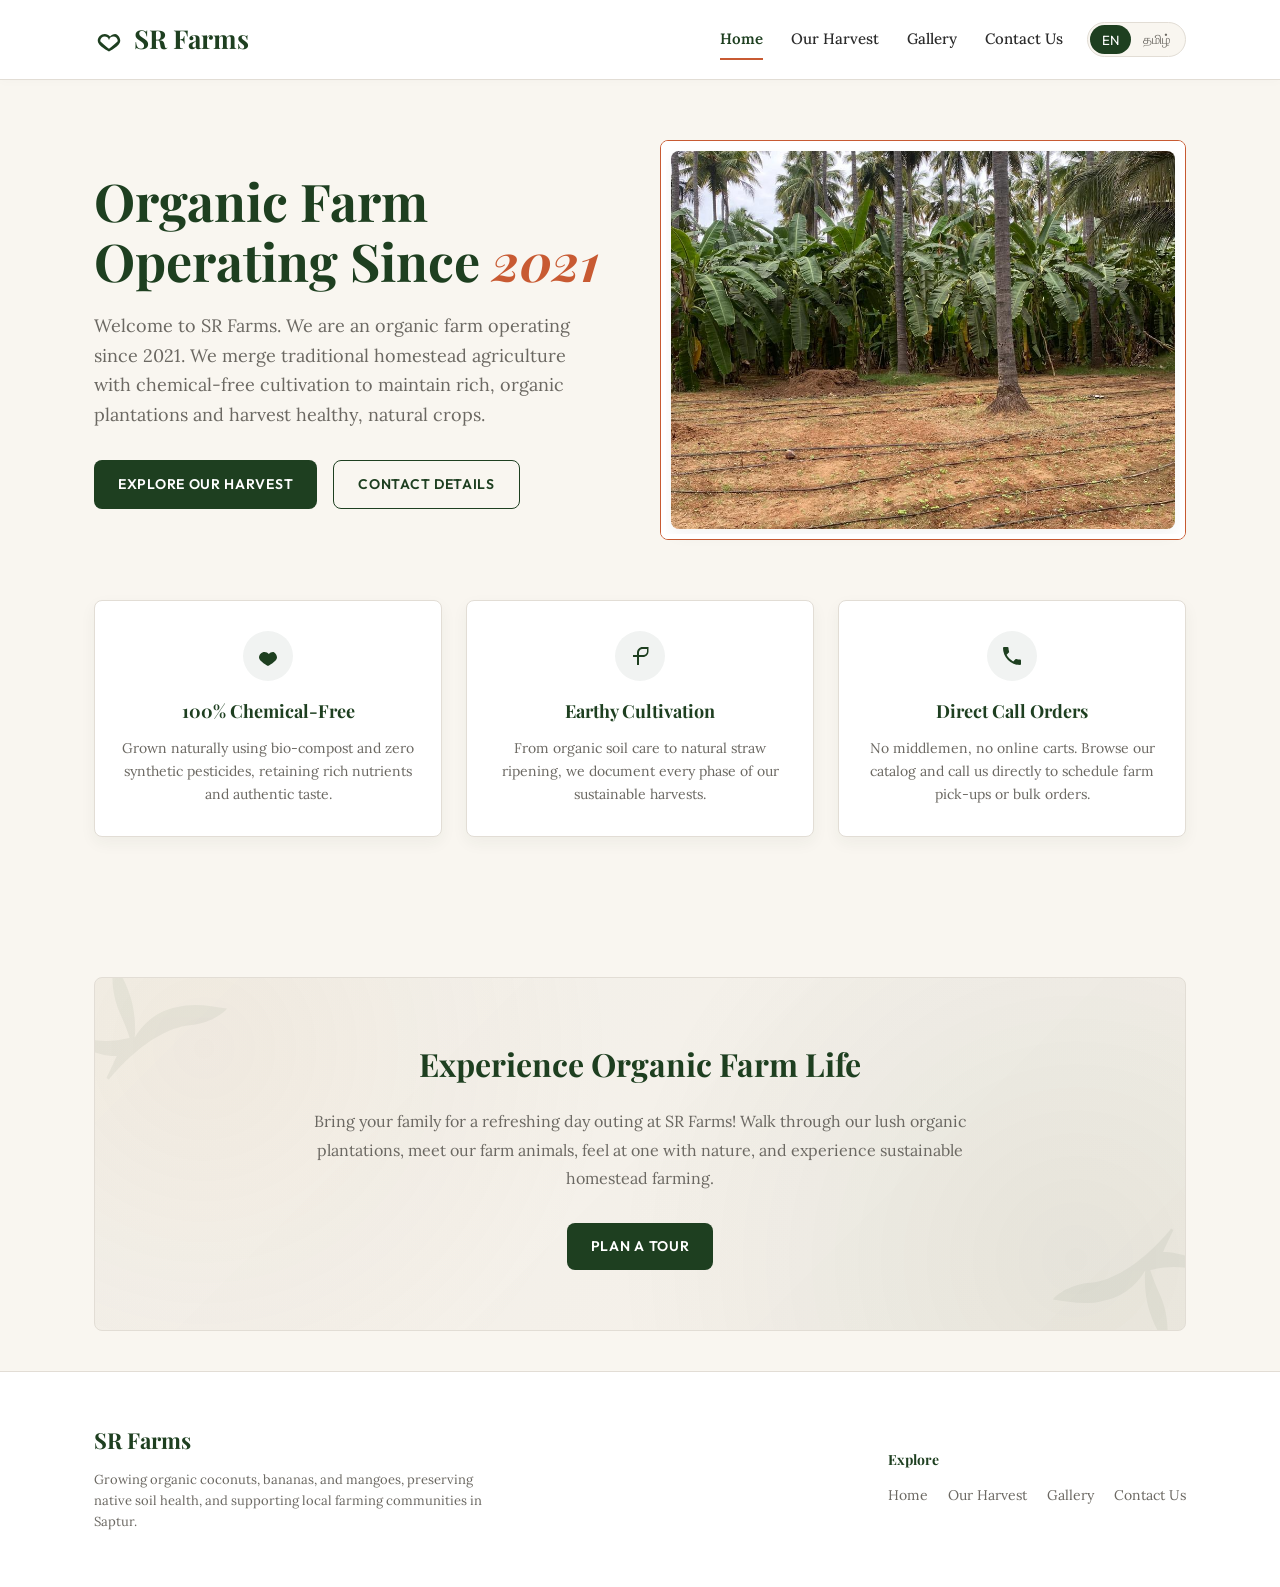
<file: index.html>
<!DOCTYPE html>
<html lang="en">
<head>
    <meta charset="UTF-8">
    <meta name="viewport" content="width=device-width, initial-scale=1.0">
    <title>SR Farms - Home</title>
    <link rel="stylesheet" href="style.css">
</head>
<body class="theme-rustic">

    <!-- Header Navigation -->
    <header>
        <div class="container">
            <a href="index.html" class="logo">
                <svg viewBox="0 0 24 24">
                    <path d="M17,8C15.3,8 13.82,8.76 12.82,9.97C11.82,8.76 10.3,8 8.6,8C5.5,8 3,10.5 3,13.6C3,17.5 12,22 12,22C12,22 21,17.5 21,13.6C21,10.5 18.5,8 17,8M12,19.86C10.29,18.5 5,14.07 5,13.6C5,11.61 6.61,10 8.6,10C10.15,10 11.45,11 11.87,12.5H12.13C12.55,11 13.85,10 15.4,10C17.39,10 19,11.61 19,13.6C19,14.07 13.71,18.5 12,19.86Z"/>
                </svg>
                SR Farms
            </a>
            
            <nav>
                <div class="nav-links">
                    <a href="index.html" class="active" data-key="nav-home">Home</a>
                    <a href="produce.html" data-key="nav-produce">Our Harvest</a>
                    <a href="gallery.html" data-key="nav-gallery">Gallery</a>
                    <a href="contact.html" data-key="nav-contact">Contact Us</a>
                </div>

                <!-- Language Toggle -->
                <div class="lang-toggle">
                    <button class="lang-btn active" data-lang="en">EN</button>
                    <button class="lang-btn" data-lang="ta">தமிழ்</button>
                </div>

                <!-- Mobile Hamburger Menu Button -->
                <button class="hamburger" aria-label="Toggle Navigation">
                    <span></span>
                    <span></span>
                    <span></span>
                </button>
            </nav>
        </div>
    </header>

    <!-- Page Body -->
    <main>
        <section class="hero-home">
            <div class="container">
                <div class="hero-grid">
                    <div class="hero-content">
                        <h1 data-key="hero-title">Organic Farm Operating Since <span>2021</span></h1>
                        <p data-key="hero-subtitle">Welcome to SR Farms. We are an organic farm operating since 2021. We merge traditional homestead agriculture with chemical-free cultivation to maintain rich, organic plantations and harvest healthy, natural crops.</p>
                        <div class="hero-actions">
                            <a href="produce.html" class="btn btn-primary" data-key="hero-cta-explore">Explore Our Harvest</a>
                            <a href="contact.html" class="btn btn-outline" data-key="hero-cta-contact">Contact Details</a>
                        </div>
                    </div>
                    <div class="hero-image-wrap rustic-frame">
                        <img src="pictures/Plantation.jpeg" alt="SR Farms Plantation View">
                    </div>
                </div>

                <!-- Promos -->
                <div class="intro-cards">
                    <div class="intro-card">
                        <div class="intro-icon">
                            <svg viewBox="0 0 24 24">
                                <path d="M17,8C15.3,8 13.82,8.76 12.82,9.97C11.82,8.76 10.3,8 8.6,8C5.5,8 3,10.5 3,13.6C3,17.5 12,22 12,22C12,22 21,17.5 21,13.6C21,10.5 18.5,8 17,8Z"/>
                            </svg>
                        </div>
                        <h3 data-key="promo-organic-title">100% Chemical-Free</h3>
                        <p data-key="promo-organic-desc">Grown naturally using bio-compost and zero synthetic pesticides, retaining rich nutrients and authentic taste.</p>
                    </div>

                    <div class="intro-card">
                        <div class="intro-icon">
                            <svg viewBox="0 0 24 24">
                                <path d="M19,3H14.5C11.5,3 9,5.5 9,8.5V11H5V13H9V21H11V13H15C18,13 20.5,10.5 20.5,7.5V3H19M11,8.5C11,6.6 12.6,5 14.5,5H19V7.5C19,9.4 17.4,11 15.5,11H11V8.5Z"/>
                            </svg>
                        </div>
                        <h3 data-key="promo-timeline-title">Earthy Cultivation</h3>
                        <p data-key="promo-timeline-desc">From organic soil care to natural straw ripening, we document every phase of our sustainable harvests.</p>
                    </div>

                    <div class="intro-card">
                        <div class="intro-icon">
                            <svg viewBox="0 0 24 24">
                                <path d="M6.62,10.79C8.06,13.62 10.38,15.94 13.21,17.38L15.41,15.18C15.69,14.9 16.08,14.82 16.43,14.93C17.55,15.3 18.75,15.5 20,15.5A1,1 0 0,1 21,16.5V20A1,1 0 0,1 20,21A17,17 0 0,1 3,4A1,1 0 0,1 4,3H7.5A1,1 0 0,1 8.5,4C8.5,5.25 8.7,6.45 9.07,7.57C9.18,7.92 9.1,8.31 8.82,8.59L6.62,10.79Z"/>
                            </svg>
                        </div>
                        <h3 data-key="promo-direct-title">Direct Call Orders</h3>
                        <p data-key="promo-direct-desc">No middlemen, no online carts. Browse our catalog and call us directly to schedule farm pick-ups or bulk orders.</p>
                    </div>
                </div>
            </div>
        </section>

        <!-- Farm Tours Section -->
        <section class="container">
            <div class="tours-banner">
                <!-- Background decorative leaves -->
                <div class="tours-bg-leaf leaf-left">
                    <svg viewBox="0 0 100 100" xmlns="http://www.w3.org/2000/svg">
                        <path d="M50 95 C 50 95, 52 50, 75 30 C 85 22, 90 10, 90 5 C 80 10, 68 15, 60 25 C 45 40, 48 60, 48 60 C 48 60, 40 45, 25 35 C 15 28, 5 25, 5 25 C 10 35, 18 45, 30 52 C 40 58, 45 62, 45 62 C 45 62, 35 75, 20 80 C 10 83, 2 85, 2 85 C 8 88, 20 88, 30 85 C 40 82, 45 78, 45 78 C 45 78, 47 88, 48 95 Z" fill="currentColor"/>
                    </svg>
                </div>
                <div class="tours-bg-leaf leaf-right">
                    <svg viewBox="0 0 100 100" xmlns="http://www.w3.org/2000/svg">
                        <path d="M50 95 C 50 95, 52 50, 75 30 C 85 22, 90 10, 90 5 C 80 10, 68 15, 60 25 C 45 40, 48 60, 48 60 C 48 60, 40 45, 25 35 C 15 28, 5 25, 5 25 C 10 35, 18 45, 30 52 C 40 58, 45 62, 45 62 C 45 62, 35 75, 20 80 C 10 83, 2 85, 2 85 C 8 88, 20 88, 30 85 C 40 82, 45 78, 45 78 C 45 78, 47 88, 48 95 Z" fill="currentColor"/>
                    </svg>
                </div>
                <div class="tours-banner-content">
                    <h2 data-key="tour-title">Experience Organic Farm Life</h2>
                    <p data-key="tour-desc">Bring your family for a refreshing day outing at SR Farms! Walk through our lush organic plantations, meet our farm animals, feel at one with nature, and experience sustainable homestead farming.</p>
                    <a href="contact.html" class="btn btn-primary" data-key="tour-cta">Plan a Tour</a>
                </div>
            </div>
        </section>
    </main>

    <!-- Footer -->
    <footer>
        <div class="container">
            <div class="footer-top">
                <div class="footer-brand">
                    <span class="footer-logo">SR Farms</span>
                    <p style="margin-top: 10px; max-width: 400px; font-size: 13px;" data-key="footer-desc">Growing organic coconuts, bananas, and mangoes, preserving native soil health, and supporting local farming communities in Saptur.</p>
                </div>
                <div class="footer-nav-col">
                    <h4 style="color: var(--primary); font-family: var(--heading-font); margin-bottom: 12px;" data-key="footer-head-explore">Explore</h4>
                    <div class="footer-nav">
                        <a href="index.html" data-key="nav-home">Home</a>
                        <a href="produce.html" data-key="nav-produce">Our Harvest</a>
                        <a href="gallery.html" data-key="nav-gallery">Gallery</a>
                        <a href="contact.html" data-key="nav-contact">Contact Us</a>
                    </div>
                </div>
            </div>

        </div>
    </footer>

    <!-- Page Scripts -->
    <script src="script.js"></script>
</body>
</html>
</file>
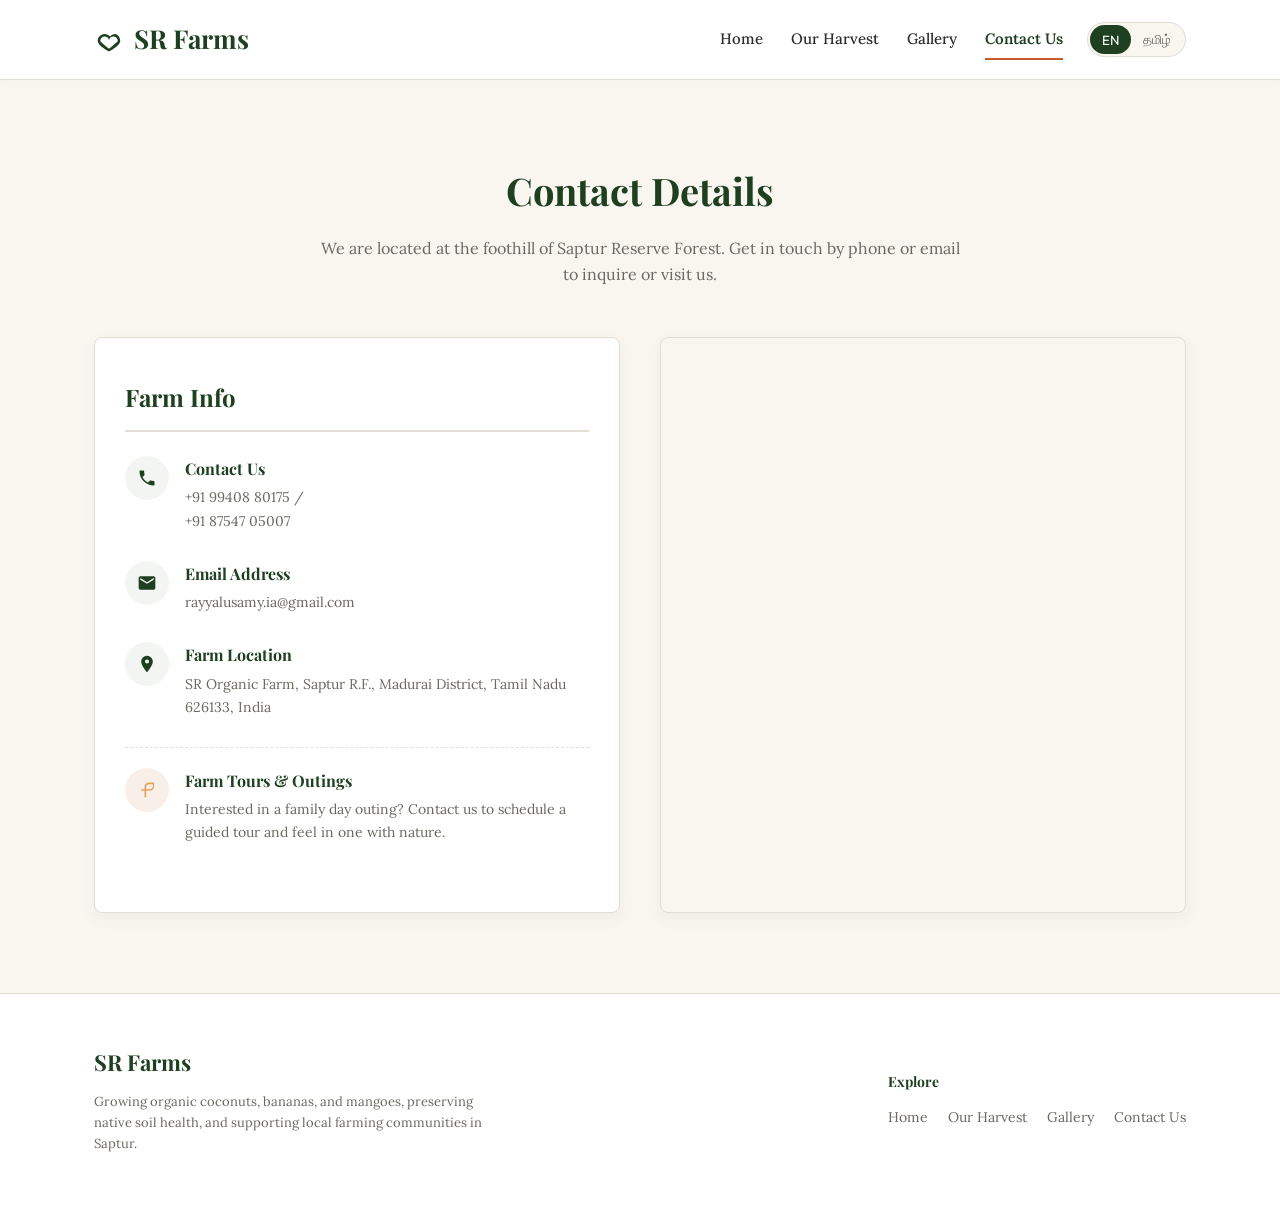
<file: contact.html>
<!DOCTYPE html>
<html lang="en">

<head>
    <meta charset="UTF-8">
    <meta name="viewport" content="width=device-width, initial-scale=1.0">
    <title>SR Farms - Contact Us</title>
    <link rel="stylesheet" href="style.css">
</head>

<body class="theme-rustic">

    <!-- Header Navigation -->
    <header>
        <div class="container">
            <a href="index.html" class="logo">
                <svg viewBox="0 0 24 24">
                    <path
                        d="M17,8C15.3,8 13.82,8.76 12.82,9.97C11.82,8.76 10.3,8 8.6,8C5.5,8 3,10.5 3,13.6C3,17.5 12,22 12,22C12,22 21,17.5 21,13.6C21,10.5 18.5,8 17,8M12,19.86C10.29,18.5 5,14.07 5,13.6C5,11.61 6.61,10 8.6,10C10.15,10 11.45,11 11.87,12.5H12.13C12.55,11 13.85,10 15.4,10C17.39,10 19,11.61 19,13.6C19,14.07 13.71,18.5 12,19.86Z" />
                </svg>
                SR Farms
            </a>

            <nav>
                <div class="nav-links">
                    <a href="index.html" data-key="nav-home">Home</a>
                    <a href="produce.html" data-key="nav-produce">Our Harvest</a>
                    <a href="gallery.html" data-key="nav-gallery">Gallery</a>
                    <a href="contact.html" class="active" data-key="nav-contact">Contact Us</a>
                </div>

                <!-- Language Toggle -->
                <div class="lang-toggle">
                    <button class="lang-btn active" data-lang="en">EN</button>
                    <button class="lang-btn" data-lang="ta">தமிழ்</button>
                </div>

                <!-- Mobile Hamburger Menu Button -->
                <button class="hamburger" aria-label="Toggle Navigation">
                    <span></span>
                    <span></span>
                    <span></span>
                </button>
            </nav>
        </div>
    </header>

    <!-- Page Body -->
    <main>
        <section class="section-padding">
            <div class="container">
                <div class="section-header">
                    <h2 data-key="contact-title">Contact Details</h2>
                    <p data-key="contact-subtitle">We are located at the foothill of Saptur Reserve Forest. Get in touch
                        by phone or email to inquire or visit us.</p>
                </div>

                <div class="contact-grid">
                    <div class="contact-details-box">
                        <h3 data-key="contact-box-title">Farm Info</h3>

                        <!-- Phone -->
                        <div class="contact-item">
                            <div class="contact-icon-box">
                                <svg viewBox="0 0 24 24">
                                    <path
                                        d="M6.62,10.79C8.06,13.62 10.38,15.94 13.21,17.38L15.41,15.18C15.69,14.9 16.08,14.82 16.43,14.93C17.55,15.3 18.75,15.5 20,15.5A1,1 0 0,1 21,16.5V20A1,1 0 0,1 20,21A17,17 0 0,1 3,4A1,1 0 0,1 4,3H7.5A1,1 0 0,1 8.5,4C8.5,5.25 8.7,6.45 9.07,7.57C9.18,7.92 9.1,8.31 8.82,8.59L6.62,10.79Z" />
                                </svg>
                            </div>
                            <div class="contact-info-text">
                                <h4 data-key="nav-contact">Contact Details</h4>
                                <p>
                                    <a href="tel:+919940880175">+91 99408 80175</a> / <br>
                                    <a href="tel:+918754705007">+91 87547 05007</a>
                                </p>
                            </div>
                        </div>

                        <!-- Email -->
                        <div class="contact-item">
                            <div class="contact-icon-box">
                                <svg viewBox="0 0 24 24">
                                    <path
                                        d="M20,4H4C2.89,4 2,4.89 2,6V18A2,2 0 0,0 4,20H20A2,2 0 0,0 22,18V6C22,4.89 21.1,4 20,4M20,8L12,13L4,8V6L12,11L20,6V8Z" />
                                </svg>
                            </div>
                            <div class="contact-info-text">
                                <h4 data-key="contact-email-label">Email Address</h4>
                                <p><a href="mailto:rayyalusamy.ia@gmail.com"
                                        data-key="contact-email-desc">rayyalusamy.ia@gmail.com</a></p>
                            </div>
                        </div>

                        <!-- Address -->
                        <div class="contact-item">
                            <div class="contact-icon-box">
                                <svg viewBox="0 0 24 24">
                                    <path
                                        d="M12,2A7,7 0 0,0 5,9C5,14.25 12,22 12,22C12,22 19,14.25 19,9A7,7 0 0,0 12,2M12,11.5A2.5,2.5 0 0,1 9.5,9A2.5,2.5 0 0,1 12,6.5A2.5,2.5 0 0,1 14.5,9A2.5,2.5 0 0,1 12,11.5Z" />
                                </svg>
                            </div>
                            <div class="contact-info-text">
                                <h4 data-key="contact-address-label">Farm Location</h4>
                                <p data-key="contact-address-desc">SR Organic Farm, Saptur R.F., Madurai District, Tamil Nadu 626133, India</p>
                            </div>
                        </div>

                        <!-- Farm Tours -->
                        <div class="contact-item" style="margin-top: 20px; border-top: 1px dashed rgba(30,63,32,0.15); padding-top: 20px;">
                            <div class="contact-icon-box" style="background-color: rgba(204,153,102,0.15);">
                                <svg viewBox="0 0 24 24" style="fill: var(--accent);">
                                    <path d="M19,3H14.5C11.5,3 9,5.5 9,8.5V11H5V13H9V21H11V13H15C18,13 20.5,10.5 20.5,7.5V3H19M11,8.5C11,6.6 12.6,5 14.5,5H19V7.5C19,9.4 17.4,11 15.5,11H11V8.5Z"/>
                                </svg>
                            </div>
                            <div class="contact-info-text">
                                <h4 data-key="contact-tour-title">Farm Tours & Outings</h4>
                                <p data-key="contact-tour-desc">Interested in a family day outing? Contact us to schedule a guided tour and feel in one with nature.</p>
                            </div>
                        </div>
                    </div>

                    <!-- Maps Side Panel -->
                    <div class="map-wrapper">
                        <iframe
                            src="https://www.google.com/maps/embed?pb=!1m18!1m12!1m3!1d31464.912630767784!2d77.58189885834887!3d9.670570390161474!2m3!1f0!2f0!3f0!3m2!1i1024!2i768!4f13.1!3m3!1m2!1s0x3b06df005a85c35d%3A0xb6fbabbff15beab1!2sSR%20Organic%20farm!5e0!3m2!1sen!2sin!4v1700000000000!5m2!1sen!2sin"
                            allowfullscreen="" loading="lazy"></iframe>
                    </div>
                </div>
            </div>
        </section>
    </main>

    <!-- Footer -->
    <footer>
        <div class="container">
            <div class="footer-top">
                <div class="footer-brand">
                    <span class="footer-logo">SR Farms</span>
                    <p style="margin-top: 10px; max-width: 400px; font-size: 13px;" data-key="footer-desc">Growing organic coconuts, bananas, and mangoes, preserving native soil health, and supporting local farming communities in Saptur.</p>
                </div>
                <div class="footer-nav-col">
                    <h4 style="color: var(--primary); font-family: var(--heading-font); margin-bottom: 12px;"
                        data-key="footer-head-explore">Explore</h4>
                    <div class="footer-nav">
                        <a href="index.html" data-key="nav-home">Home</a>
                        <a href="produce.html" data-key="nav-produce">Our Harvest</a>
                        <a href="gallery.html" data-key="nav-gallery">Gallery</a>
                        <a href="contact.html" data-key="nav-contact">Contact Us</a>
                    </div>
                </div>
            </div>

        </div>
    </footer>

    <!-- Page Scripts -->
    <script src="script.js"></script>
</body>

</html>
</file>
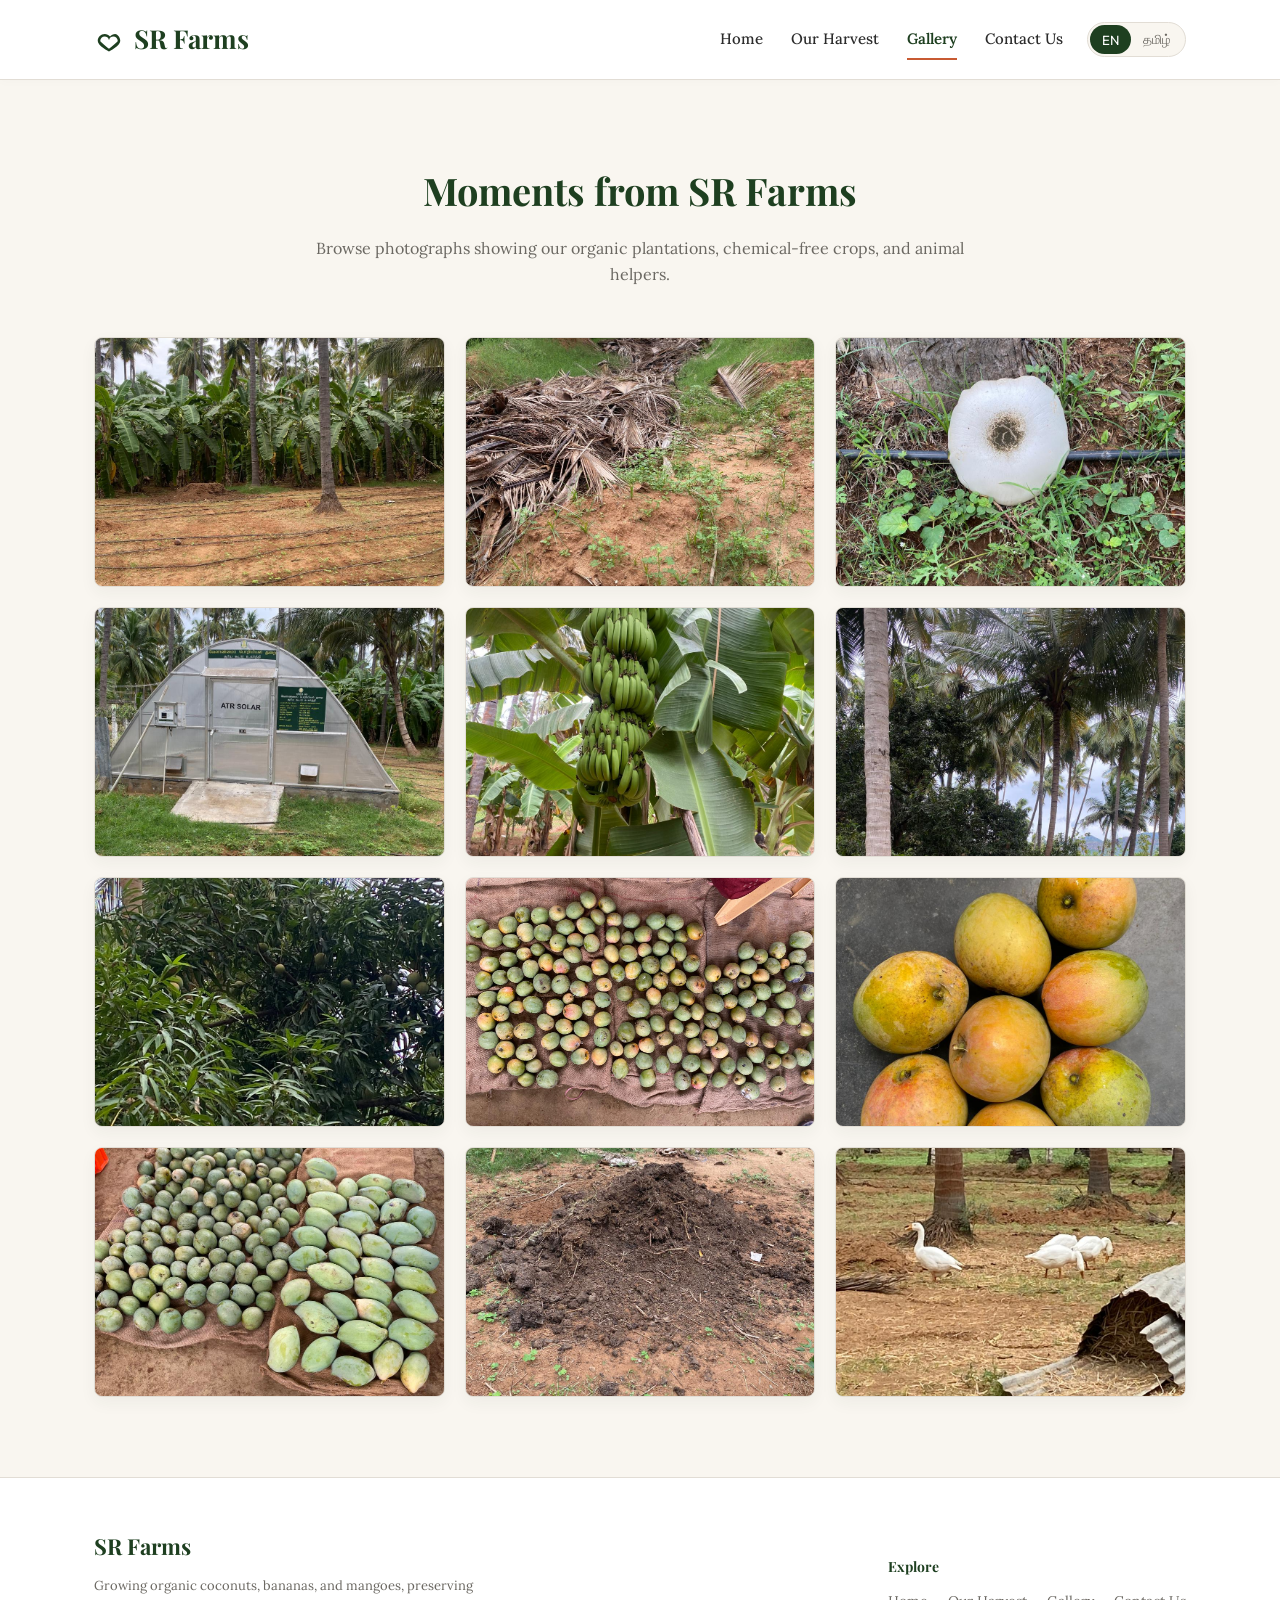
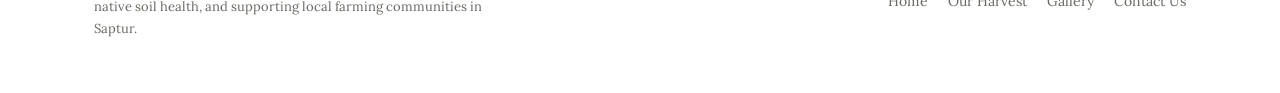
<file: gallery.html>
<!DOCTYPE html>
<html lang="en">
<head>
    <meta charset="UTF-8">
    <meta name="viewport" content="width=device-width, initial-scale=1.0">
    <title>SR Farms - Gallery</title>
    <link rel="stylesheet" href="style.css">
</head>
<body class="theme-rustic">

    <!-- Header Navigation -->
    <header>
        <div class="container">
            <a href="index.html" class="logo">
                <svg viewBox="0 0 24 24">
                    <path d="M17,8C15.3,8 13.82,8.76 12.82,9.97C11.82,8.76 10.3,8 8.6,8C5.5,8 3,10.5 3,13.6C3,17.5 12,22 12,22C12,22 21,17.5 21,13.6C21,10.5 18.5,8 17,8M12,19.86C10.29,18.5 5,14.07 5,13.6C5,11.61 6.61,10 8.6,10C10.15,10 11.45,11 11.87,12.5H12.13C12.55,11 13.85,10 15.4,10C17.39,10 19,11.61 19,13.6C19,14.07 13.71,18.5 12,19.86Z"/>
                </svg>
                SR Farms
            </a>
            
            <nav>
                <div class="nav-links">
                    <a href="index.html" data-key="nav-home">Home</a>
                    <a href="produce.html" data-key="nav-produce">Our Harvest</a>
                    <a href="gallery.html" class="active" data-key="nav-gallery">Gallery</a>
                    <a href="contact.html" data-key="nav-contact">Contact Us</a>
                </div>

                <!-- Language Toggle -->
                <div class="lang-toggle">
                    <button class="lang-btn active" data-lang="en">EN</button>
                    <button class="lang-btn" data-lang="ta">தமிழ்</button>
                </div>

                <!-- Mobile Hamburger Menu Button -->
                <button class="hamburger" aria-label="Toggle Navigation">
                    <span></span>
                    <span></span>
                    <span></span>
                </button>
            </nav>
        </div>
    </header>

    <!-- Page Body -->
    <main>
        <section class="section-padding">
            <div class="container">
                <div class="section-header">
                    <h2 data-key="gallery-title">Moments from SR Farms</h2>
                    <p data-key="gallery-subtitle">Browse photographs showing our mango plantation, organic crops, and animal helpers.</p>
                </div>

                <!-- Grid Directly Without Filters -->
                <div class="gallery-grid">
                    <!-- Photo 1: Plantation -->
                    <div class="gallery-item">
                        <img src="pictures/Plantation.jpeg" alt="SR Farms Plantation View">
                        <div class="gallery-overlay">
                            <h4 data-key="gallery-1-title">SR Farms Plantation</h4>
                            <p data-key="gallery-1-desc">Panoramic view of our sustainable, organic homestead agricultural rows in Saptur.</p>
                        </div>
                    </div>

                    <!-- Photo 2: Coconut1 -->
                    <div class="gallery-item">
                        <img src="pictures/Coconut1.jpeg" alt="Fallen Coconut Fronds Mulch">
                        <div class="gallery-overlay">
                            <h4 data-key="gallery-2-title">Coconut Fronds Mulch</h4>
                            <p data-key="gallery-2-desc">Recycling fallen coconut leaves back into the soil as natural moisture-retaining organic compost.</p>
                        </div>
                    </div>

                    <!-- Photo 3: Coconut2 -->
                    <div class="gallery-item">
                        <img src="pictures/Coconut2.jpeg" alt="Soil Health Indicator Mushrooms" style="object-position: 50% 30%;">
                        <div class="gallery-overlay">
                            <h4 data-key="gallery-3-title">Soil Mushrooms</h4>
                            <p data-key="gallery-3-desc">Wild mushrooms growing naturally, standing as nature's proof of rich, chemical-free soil health.</p>
                        </div>
                    </div>

                    <!-- Photo 4: Coconut3 -->
                    <div class="gallery-item">
                        <img src="pictures/Coconut3.jpeg" alt="Solar Dome Dryer" style="object-position: 50% 35%;">
                        <div class="gallery-overlay">
                            <h4 data-key="gallery-4-title">Solar Dome Dryer</h4>
                            <p data-key="gallery-4-desc">Hygienic copra processing utilizing clean solar tent dryers.</p>
                        </div>
                    </div>

                    <!-- Photo 5: RawBananaTree -->
                    <div class="gallery-item">
                        <img src="pictures/RawBananaTree.jpeg" alt="Organic Banana Tree">
                        <div class="gallery-overlay">
                            <h4 data-key="gallery-5-title">Native Banana Trees</h4>
                            <p data-key="gallery-5-desc">Healthy raw banana bunches hanging from native palms cultivated chemical-free.</p>
                        </div>
                    </div>

                    <!-- Photo 6: Palm-Coconut -->
                    <div class="gallery-item">
                        <img src="pictures/Palm-Coconut.jpeg" alt="Tall Coconut Palms" style="object-position: center top;">
                        <div class="gallery-overlay">
                            <h4 data-key="gallery-6-title">Coconut Palms</h4>
                            <p data-key="gallery-6-desc">Lush, mature coconut palm groves forming the backbone of our homestead.</p>
                        </div>
                    </div>

                    <!-- Photo 7: Mango1 -->
                    <div class="gallery-item">
                        <img src="pictures/Mango1.jpeg" alt="Maturing Mangoes">
                        <div class="gallery-overlay">
                            <h4 data-key="gallery-7-title">Maturing Mangoes</h4>
                            <p data-key="gallery-7-desc">Fresh organic mangoes reaching full maturity on the tree branch.</p>
                        </div>
                    </div>

                    <!-- Photo 8: Mango3 -->
                    <div class="gallery-item">
                        <img src="pictures/Mango3.jpeg" alt="Straw Ripening">
                        <div class="gallery-overlay">
                            <h4 data-key="gallery-8-title">Straw Ripening</h4>
                            <p data-key="gallery-8-desc">Layering mangoes on dry paddy straw for natural chemical-free ripening.</p>
                        </div>
                    </div>

                    <!-- Photo 9: Mango5 -->
                    <div class="gallery-item">
                        <img src="pictures/Mango5.jpeg" alt="Panchavarnam Harvest">
                        <div class="gallery-overlay">
                            <h4 data-key="gallery-9-title">Panchavarnam Harvest</h4>
                            <p data-key="gallery-9-desc">Golden, delicious ripened Panchavarnam mangoes ready for delivery.</p>
                        </div>
                    </div>

                    <!-- Photo 10: KiliMookuMango -->
                    <div class="gallery-item">
                        <img src="pictures/KiliMookuMango.jpeg" alt="Kili Mooku Mangoes">
                        <div class="gallery-overlay">
                            <h4 data-key="gallery-10-title">Kili Mooku Mangoes</h4>
                            <p data-key="gallery-10-desc">Distinctive parrot-beaked local mangoes freshly harvested from our orchard.</p>
                        </div>
                    </div>

                    <!-- Photo 11: Fertilizer -->
                    <div class="gallery-item">
                        <img src="pictures/Fertilizer.jpeg" alt="Organic Soil Nourishment">
                        <div class="gallery-overlay">
                            <h4 data-key="gallery-11-title">Organic Soil Nourishment</h4>
                            <p data-key="gallery-11-desc">Applying rich, homemade organic compost to nourish crop roots.</p>
                        </div>
                    </div>

                    <!-- Photo 12: Ducks -->
                    <div class="gallery-item">
                        <img src="pictures/Ducks.jpeg" alt="Duck Helpers">
                        <div class="gallery-overlay">
                            <h4 data-key="gallery-12-title">Duck Helpers</h4>
                            <p data-key="gallery-12-desc">Ducks roaming free, helping with natural pest control and weeding.</p>
                        </div>
                    </div>
                </div>
            </div>
        </section>
    </main>

    <!-- Footer -->
    <footer>
        <div class="container">
            <div class="footer-top">
                <div class="footer-brand">
                    <span class="footer-logo">SR Farms</span>
                    <p style="margin-top: 10px; max-width: 400px; font-size: 13px;" data-key="footer-desc">Growing organic coconuts, bananas, and mangoes, preserving native soil health, and supporting local farming communities in Saptur.</p>
                </div>
                <div class="footer-nav-col">
                    <h4 style="color: var(--primary); font-family: var(--heading-font); margin-bottom: 12px;" data-key="footer-head-explore">Explore</h4>
                    <div class="footer-nav">
                        <a href="index.html" data-key="nav-home">Home</a>
                        <a href="produce.html" data-key="nav-produce">Our Harvest</a>
                        <a href="gallery.html" data-key="nav-gallery">Gallery</a>
                        <a href="contact.html" data-key="nav-contact">Contact Us</a>
                    </div>
                </div>
            </div>

        </div>
    </footer>

    <!-- Fullscreen Lightbox Modal for Gallery Media -->
    <div id="lightbox" class="lightbox">
        <div class="lightbox-content">
            <button class="lightbox-close" aria-label="Close Lightbox">&times;</button>
            <div class="lightbox-view"></div>
            <div class="lightbox-caption"></div>
        </div>
    </div>

    <!-- Page Scripts -->
    <script src="script.js"></script>
</body>
</html>
</file>
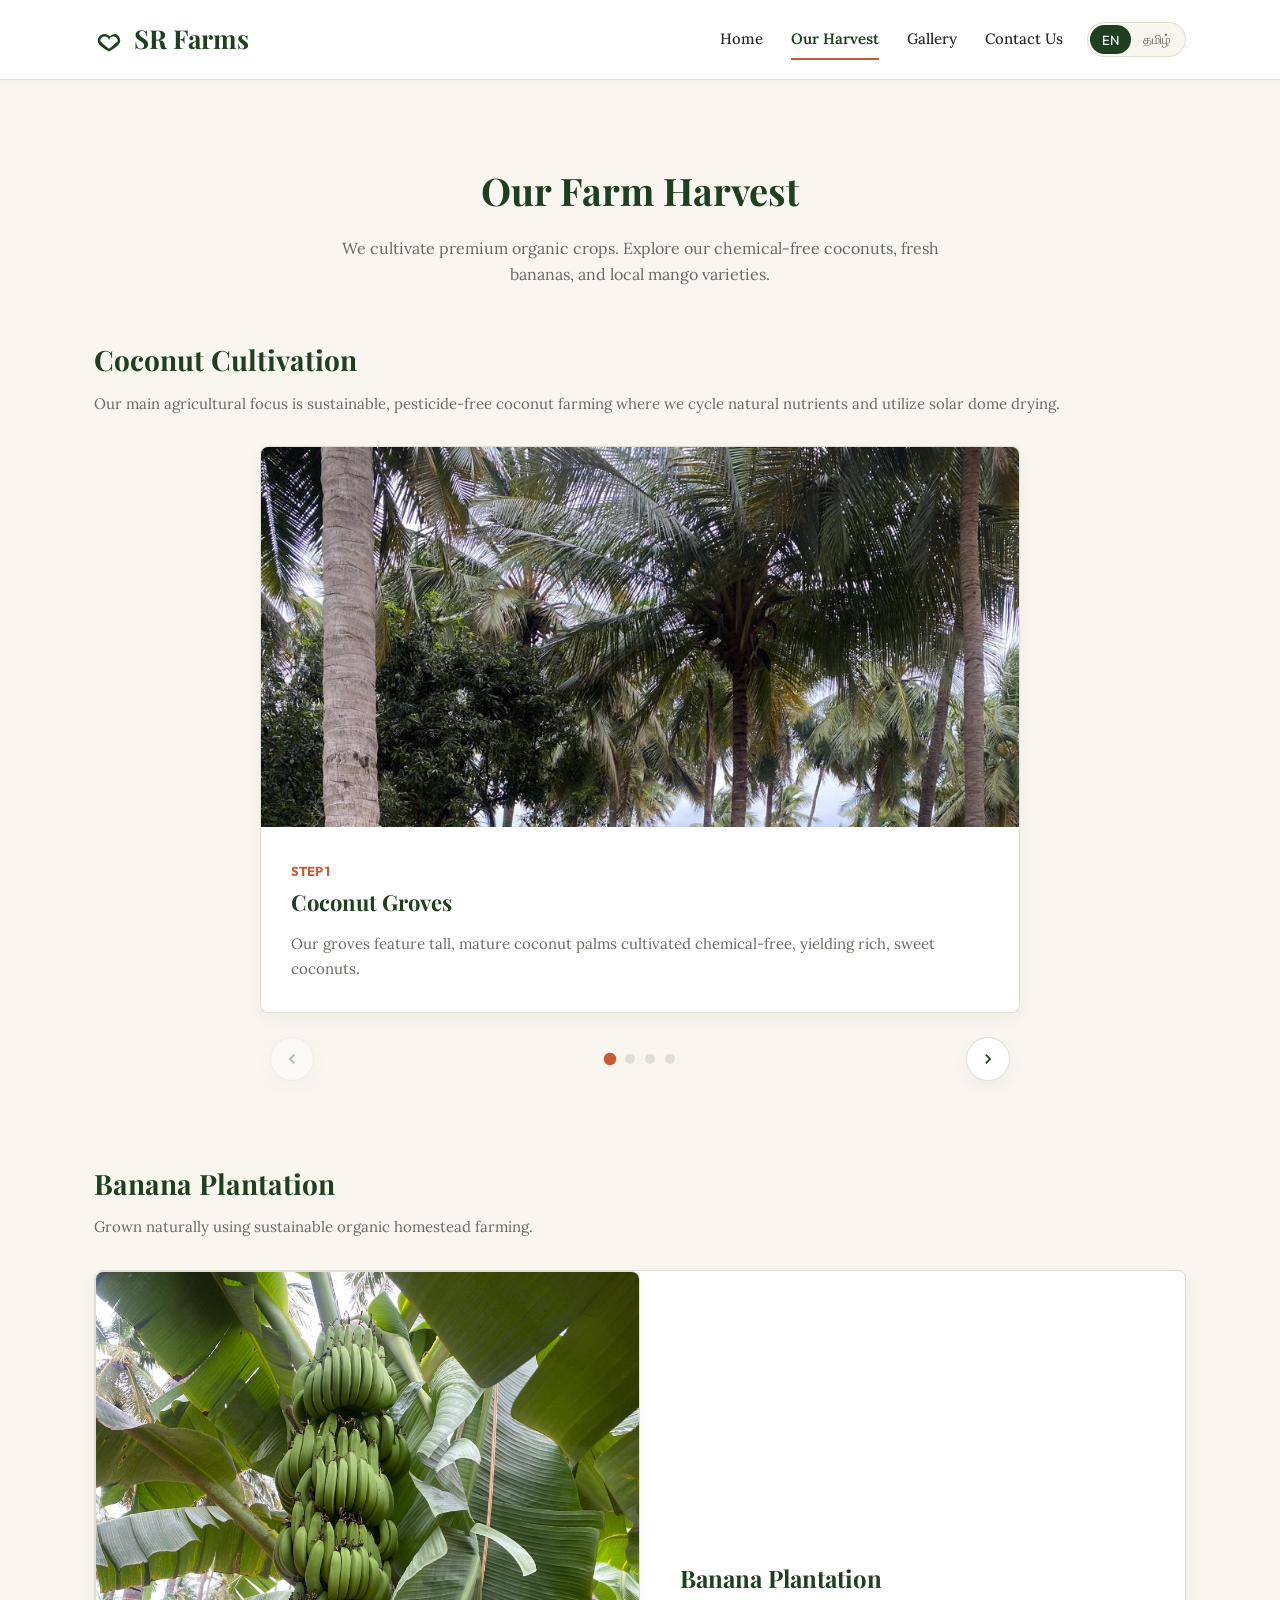
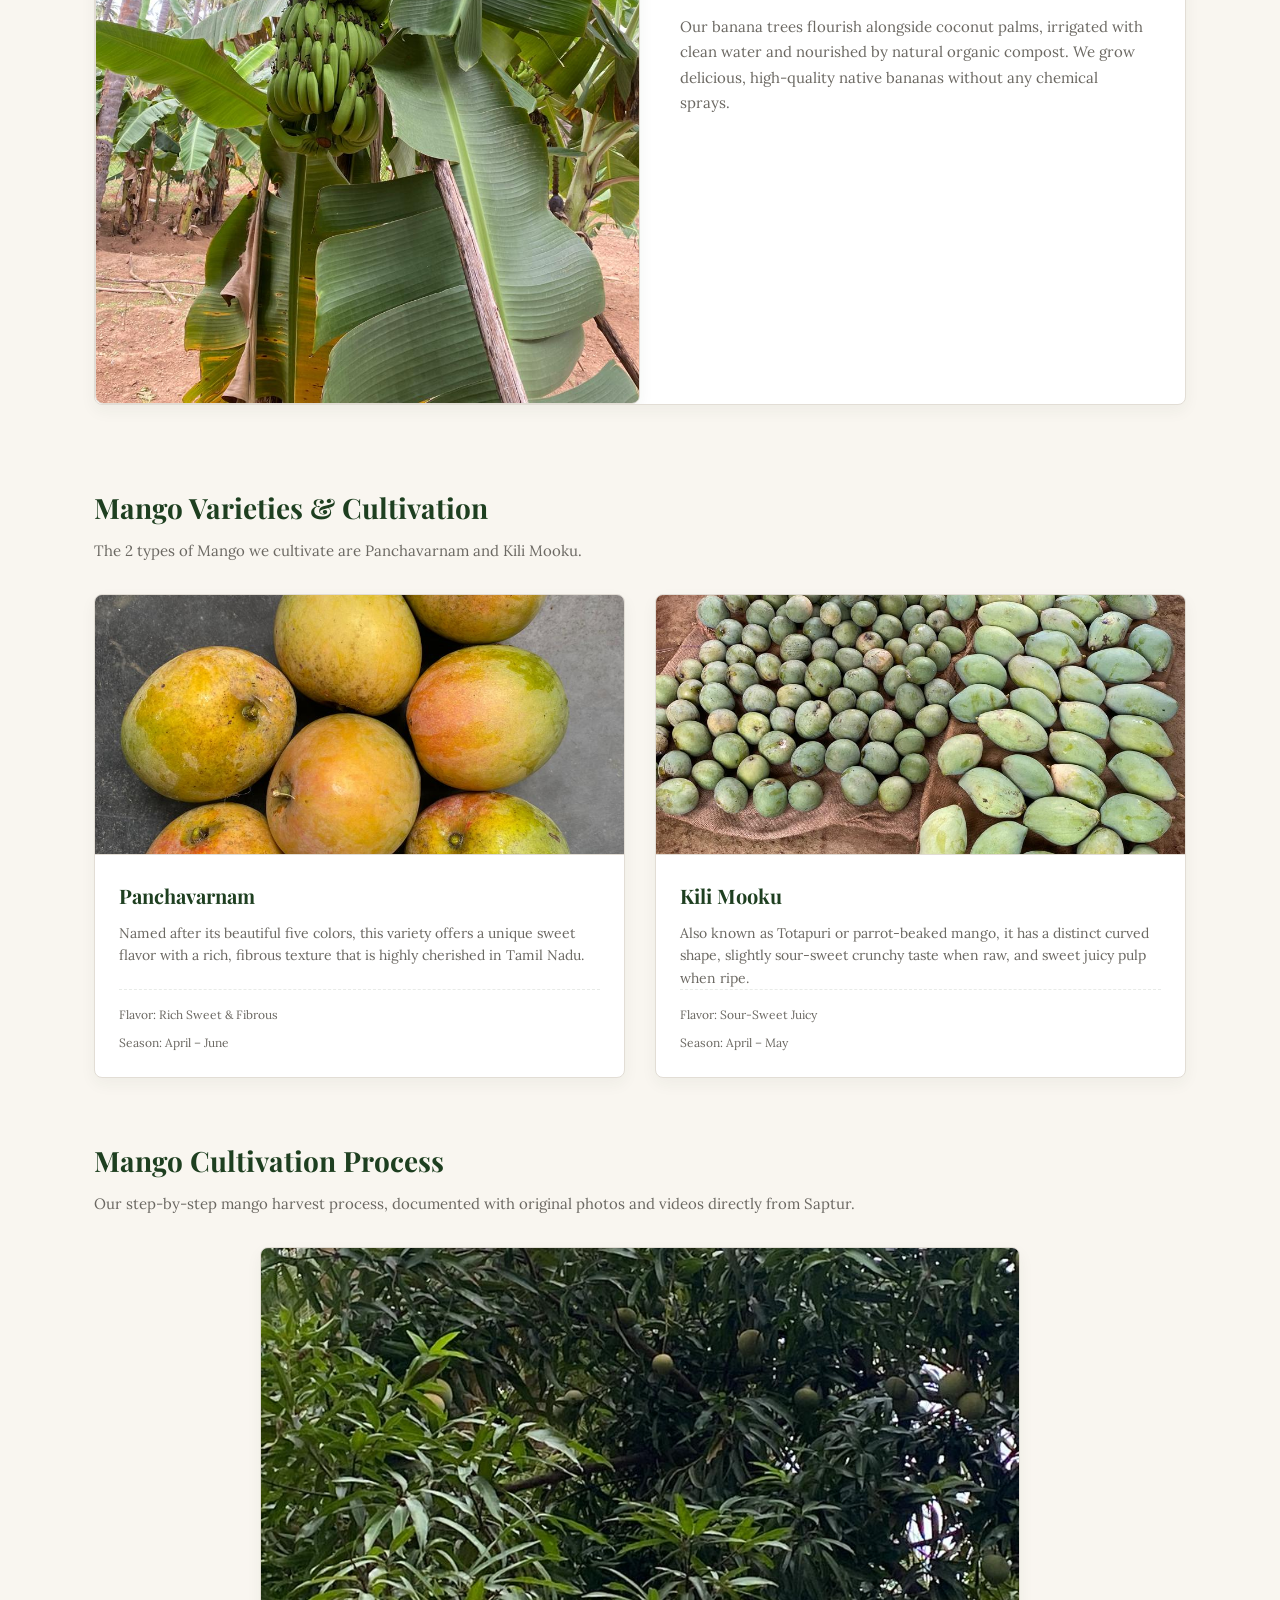
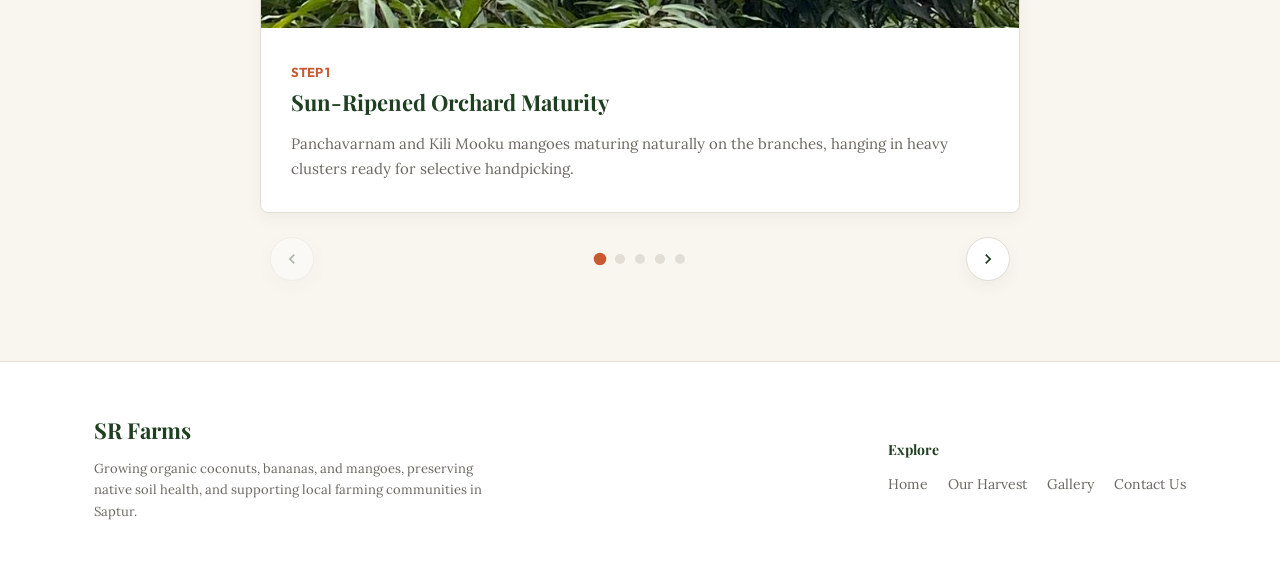
<file: produce.html>
<!DOCTYPE html>
<html lang="en">
<head>
    <meta charset="UTF-8">
    <meta name="viewport" content="width=device-width, initial-scale=1.0">
    <title>SR Farms - Our Produce</title>
    <link rel="stylesheet" href="style.css">
</head>
<body class="theme-rustic" id="produce-page">

    <!-- Header Navigation -->
    <header>
        <div class="container">
            <a href="index.html" class="logo">
                <svg viewBox="0 0 24 24">
                    <path d="M17,8C15.3,8 13.82,8.76 12.82,9.97C11.82,8.76 10.3,8 8.6,8C5.5,8 3,10.5 3,13.6C3,17.5 12,22 12,22C12,22 21,17.5 21,13.6C21,10.5 18.5,8 17,8M12,19.86C10.29,18.5 5,14.07 5,13.6C5,11.61 6.61,10 8.6,10C10.15,10 11.45,11 11.87,12.5H12.13C12.55,11 13.85,10 15.4,10C17.39,10 19,11.61 19,13.6C19,14.07 13.71,18.5 12,19.86Z"/>
                </svg>
                SR Farms
            </a>
            
            <nav>
                <div class="nav-links">
                    <a href="index.html" data-key="nav-home">Home</a>
                    <a href="produce.html" class="active" data-key="nav-produce">Our Harvest</a>
                    <a href="gallery.html" data-key="nav-gallery">Gallery</a>
                    <a href="contact.html" data-key="nav-contact">Contact Us</a>
                </div>

                <!-- Language Toggle -->
                <div class="lang-toggle">
                    <button class="lang-btn active" data-lang="en">EN</button>
                    <button class="lang-btn" data-lang="ta">தமிழ்</button>
                </div>

                <!-- Mobile Hamburger Menu Button -->
                <button class="hamburger" aria-label="Toggle Navigation">
                    <span></span>
                    <span></span>
                    <span></span>
                </button>
            </nav>
        </div>
    </header>

    <!-- Page Body -->
    <main>
        <section class="section-padding">
            <div class="container">
                
                <!-- Page Title Header -->
                <div class="section-header">
                    <h2 data-key="produce-section-title">Our Farm Harvest</h2>
                    <p data-key="produce-section-subtitle">We cultivate premium organic crops. Explore our chemical-free coconuts, fresh bananas, and local mango varieties.</p>
                </div>

                <!-- 1. COCONUT SECTION -->
                <div style="margin-bottom: 80px;">
                    <div class="section-header" style="margin-bottom: 30px; text-align: left; max-width: 100%;">
                        <h3 data-key="coconut-section-title" style="font-family: var(--heading-font); font-size: 28px; color: var(--primary); margin-bottom: 8px;">Coconut Cultivation</h3>
                        <p data-key="coconut-section-subtitle" style="font-size: 15px; color: var(--text-muted);">Our main agricultural focus is sustainable, pesticide-free coconut farming where we cycle natural nutrients and utilize solar dome drying.</p>
                    </div>

                    <!-- Horizontal Slider Carousel for Coconut -->
                    <div class="carousel-container">
                        <div class="carousel-viewport">
                            <div class="carousel-track">
                                <!-- Slide 1: Coconut Groves -->
                                <div class="carousel-slide">
                                    <div class="carousel-media">
                                        <img src="pictures/Palm-Coconut.jpeg" alt="Coconut Groves - Our groves feature tall, mature coconut palms cultivated chemical-free, yielding rich, sweet coconuts." style="object-position: center top;">
                                    </div>
                                    <div class="carousel-body">
                                        <span class="carousel-step-num">Step 1</span>
                                        <h3 data-key="coconut-4-title">Coconut Groves</h3>
                                        <p data-key="coconut-4-desc">Our groves feature tall, mature coconut palms cultivated chemical-free, yielding rich, sweet coconuts.</p>
                                    </div>
                                </div>

                                <!-- Slide 2: Natural Fertilization -->
                                <div class="carousel-slide">
                                    <div class="carousel-media">
                                        <img src="pictures/Coconut1.jpeg" alt="Natural Fertilization - Fallen coconut fronds (leaves) are recycled as organic fertilizer/compost to enrich our soil naturally.">
                                    </div>
                                    <div class="carousel-body">
                                        <span class="carousel-step-num">Step 2</span>
                                        <h3 data-key="coconut-1-title">Natural Fertilization</h3>
                                        <p data-key="coconut-1-desc">Fallen coconut fronds (leaves) are recycled as organic fertilizer/compost to enrich our soil naturally.</p>
                                    </div>
                                </div>

                                <!-- Slide 3: Soil Mushrooms -->
                                <div class="carousel-slide">
                                    <div class="carousel-media">
                                        <img src="pictures/Coconut2.jpeg" alt="Soil Mushrooms - Nature's proof of rich soil health: wild mushrooms growing naturally across our organic grounds." style="object-position: 50% 30%;">
                                    </div>
                                    <div class="carousel-body">
                                        <span class="carousel-step-num">Step 3</span>
                                        <h3 data-key="coconut-2-title">Soil Mushrooms</h3>
                                        <p data-key="coconut-2-desc">Nature's proof of rich soil health: wild mushrooms growing naturally across our organic grounds.</p>
                                    </div>
                                </div>

                                <!-- Slide 4: Solar Dome Dryer -->
                                <div class="carousel-slide">
                                    <div class="carousel-media">
                                        <img src="pictures/Coconut3.jpeg" alt="Solar Dome Dryer - Processing coconuts hygienically in a high-efficiency solar dome dryer to produce clean, premium copra." style="object-position: 50% 35%;">
                                    </div>
                                    <div class="carousel-body">
                                        <span class="carousel-step-num">Step 4</span>
                                        <h3 data-key="coconut-3-title">Solar Dome Dryer</h3>
                                        <p data-key="coconut-3-desc">Processing coconuts hygienically in a high-efficiency solar dome dryer to produce clean, premium copra.</p>
                                    </div>
                                </div>
                            </div>
                        </div>

                        <!-- Controls -->
                        <div class="carousel-controls">
                            <button class="carousel-arrow prev" aria-label="Previous slide">
                                <svg viewBox="0 0 24 24">
                                    <path d="M15.41,16.58L10.83,12L15.41,7.41L14,6L8,12L14,18L15.41,16.58Z"/>
                                </svg>
                            </button>
                            <div class="carousel-dots"></div>
                            <button class="carousel-arrow next" aria-label="Next slide">
                                <svg viewBox="0 0 24 24">
                                    <path d="M8.59,16.58L13.17,12L8.59,7.41L10,6L16,12L10,18L8.59,16.58Z"/>
                                </svg>
                            </button>
                        </div>
                    </div>
                </div>

                <!-- 2. BANANA SECTION -->
                <div style="margin-bottom: 80px;">
                    <div class="section-header" style="margin-bottom: 20px; text-align: left; max-width: 100%;">
                        <h3 data-key="banana-section-title" style="font-family: var(--heading-font); font-size: 28px; color: var(--primary); margin-bottom: 8px;">Banana Plantation</h3>
                        <p data-key="banana-section-subtitle" style="font-size: 15px; color: var(--text-muted);">Grown naturally using sustainable organic homestead farming.</p>
                    </div>

                    <div class="banana-split-card">
                        <div class="banana-img-wrap gallery-item" style="cursor: pointer;">
                            <img src="pictures/RawBananaTree.jpeg" alt="Banana Plantation - Our banana trees flourish alongside coconut palms, irrigated with clean water and nourished by natural organic compost. We grow delicious, high-quality native bananas without any chemical sprays.">
                        </div>
                        <div class="banana-content-wrap">
                            <h4 data-key="banana-section-title">Banana Plantation</h4>
                            <p data-key="banana-desc">Our banana trees flourish alongside coconut palms, irrigated with clean water and nourished by natural organic compost. We grow delicious, high-quality native bananas without any chemical sprays.</p>
                        </div>
                    </div>
                </div>

                <!-- 3. MANGO VARIETIES SECTION -->
                <div style="margin-top: 60px;">
                    <div class="section-header" style="margin-bottom: 30px; text-align: left; max-width: 100%;">
                        <h3 data-key="mango-section-title" style="font-family: var(--heading-font); font-size: 28px; color: var(--primary); margin-bottom: 8px;">Mango Varieties</h3>
                        <p data-key="mangoes-subtitle" style="font-size: 15px; color: var(--text-muted);">The 2 types of Mango we cultivate are Panchavarnam and Kili Mooku.</p>
                    </div>

                    <div class="produce-grid">
                        <!-- Panchavarnam -->
                        <div class="produce-card gallery-item" style="cursor: pointer;">
                            <div class="produce-card-top">
                                <img src="pictures/Mango5.jpeg" alt="Panchavarnam Mango">
                            </div>
                            <div class="produce-card-details">
                                <h4 data-key="mango-p-title">Panchavarnam</h4>
                                <p data-key="mango-p-desc">Named after its beautiful five colors, this variety offers a unique sweet flavor with a rich, fibrous texture that is highly cherished in Tamil Nadu.</p>
                                <div style="display: flex; gap: 8px; margin-top: auto; flex-wrap: wrap; padding-top: 15px; border-top: 1px dashed rgba(30,63,32,0.1);">
                                    <span style="font-size: 12px; color: var(--text-muted); display: block; width: 100%;" data-key="taste-sweet">Flavor: Rich Sweet & Fibrous</span>
                                    <span style="font-size: 12px; color: var(--text-muted); display: block; width: 100%;" data-key="season-p">Season: April – June</span>
                                </div>
                            </div>
                        </div>

                        <!-- Kili Mooku -->
                        <div class="produce-card gallery-item" style="cursor: pointer;">
                            <div class="produce-card-top">
                                <img src="pictures/KiliMookuMango.jpeg" alt="Kili Mooku Mango">
                            </div>
                            <div class="produce-card-details">
                                <h4 data-key="mango-k-title">Kili Mooku</h4>
                                <p data-key="mango-k-desc">Also known as Totapuri or parrot-beaked mango, it has a distinct curved shape, slightly sour-sweet crunchy taste when raw, and sweet juicy pulp when ripe.</p>
                                <div style="display: flex; gap: 8px; margin-top: auto; flex-wrap: wrap; padding-top: 15px; border-top: 1px dashed rgba(30,63,32,0.1);">
                                    <span style="font-size: 12px; color: var(--text-muted); display: block; width: 100%;" data-key="taste-tangy">Flavor: Sour-Sweet Juicy</span>
                                    <span style="font-size: 12px; color: var(--text-muted); display: block; width: 100%;" data-key="season-k">Season: April – May</span>
                                </div>
                            </div>
                        </div>
                    </div>
                </div>

                <!-- 4. MANGO CULTIVATION SECTION -->
                <div style="margin-top: 60px;">
                    <div class="section-header" style="margin-bottom: 30px; text-align: left; max-width: 100%;">
                        <h3 data-key="process-title" style="font-family: var(--heading-font); font-size: 28px; color: var(--primary); margin-bottom: 8px;">Mango Cultivation</h3>
                        <p data-key="process-subtitle" style="font-size: 15px; color: var(--text-muted);">Our step-by-step mango harvest process, documented with original photos and videos directly from Saptur.</p>
                    </div>

                    <!-- Horizontal Slider Carousel -->
                    <div class="carousel-container">
                        <div class="carousel-viewport">
                            <div class="carousel-track">
                                <!-- Slide 1 -->
                                <div class="carousel-slide">
                                    <div class="carousel-media">
                                        <img src="pictures/Mango1.jpeg" alt="Step 1: Mango on the tree ready to be plucked">
                                    </div>
                                    <div class="carousel-body">
                                        <span class="carousel-step-num">Step 1</span>
                                        <h3 data-key="step-1-title">Sun-Ripened Orchard Maturity</h3>
                                        <p data-key="step-1-desc">Panchavarnam and Kili Mooku mangoes maturing naturally on the branches, hanging in heavy clusters ready for selective handpicking.</p>
                                    </div>
                                </div>

                                <!-- Slide 2 -->
                                <div class="carousel-slide">
                                    <div class="carousel-media media-contain">
                                        <video src="pictures/Mango2.mp4" autoplay loop muted playsinline></video>
                                    </div>
                                    <div class="carousel-body">
                                        <span class="carousel-step-num">Step 2</span>
                                        <h3 data-key="step-2-title">Traditional Pole Harvesting</h3>
                                        <p data-key="step-2-desc">Harvesting high-hanging fruits carefully using a traditional pole plucker equipped with a net basket to prevent bruising and drop damage.</p>
                                    </div>
                                </div>

                                <!-- Slide 3 -->
                                <div class="carousel-slide">
                                    <div class="carousel-media">
                                        <img src="pictures/Mango3.jpeg" alt="Step 3: Paddy Straw Ripening">
                                    </div>
                                    <div class="carousel-body">
                                        <span class="carousel-step-num">Step 3</span>
                                        <h3 data-key="step-3-title">Paddy Straw Bedding</h3>
                                        <p data-key="step-3-desc">Arranging freshly picked green mangoes on dry paddy straw inside a clean, aerated chamber to initiate natural organic ripening.</p>
                                    </div>
                                </div>

                                <!-- Slide 4 -->
                                <div class="carousel-slide">
                                    <div class="carousel-media">
                                        <video src="pictures/Mango4.mp4" autoplay loop muted playsinline></video>
                                    </div>
                                    <div class="carousel-body">
                                        <span class="carousel-step-num">Step 4</span>
                                        <h3 data-key="step-4-title">Traditional Hay Curing</h3>
                                        <p data-key="step-4-desc">Covering the stacked mangoes with hay to capture natural ethylene gas, ensuring uniform ripening over 3 to 5 days without chemical gases.</p>
                                    </div>
                                </div>

                                <!-- Slide 5 -->
                                <div class="carousel-slide">
                                    <div class="carousel-media">
                                        <img src="pictures/Mango5.jpeg" alt="Step 5: Premium Ripened Harvest">
                                    </div>
                                    <div class="carousel-body">
                                        <span class="carousel-step-num">Step 5</span>
                                        <h3 data-key="step-5-title">Premium Harvest Readiness</h3>
                                        <p data-key="step-5-desc">The final golden, aromatic Panchavarnam and Kili Mooku mangoes, ready to be packed and delivered fresh from the groves of SR Farms.</p>
                                    </div>
                                </div>
                            </div>
                        </div>

                        <!-- Controls -->
                        <div class="carousel-controls">
                            <button class="carousel-arrow prev" aria-label="Previous slide">
                                <svg viewBox="0 0 24 24">
                                    <path d="M15.41,16.58L10.83,12L15.41,7.41L14,6L8,12L14,18L15.41,16.58Z"/>
                                </svg>
                            </button>
                            <div class="carousel-dots"></div>
                            <button class="carousel-arrow next" aria-label="Next slide">
                                <svg viewBox="0 0 24 24">
                                    <path d="M8.59,16.58L13.17,12L8.59,7.41L10,6L16,12L10,18L8.59,16.58Z"/>
                                </svg>
                            </button>
                        </div>
                    </div>
                </div>

            </div>
        </section>
    </main>

    <!-- Footer -->
    <footer>
        <div class="container">
            <div class="footer-top">
                <div class="footer-brand">
                    <span class="footer-logo">SR Farms</span>
                    <p style="margin-top: 10px; max-width: 400px; font-size: 13px;" data-key="footer-desc">Growing organic coconuts, bananas, and mangoes, preserving native soil health, and supporting local farming communities in Saptur.</p>
                </div>
                <div class="footer-nav-col">
                    <h4 style="color: var(--primary); font-family: var(--heading-font); margin-bottom: 12px;" data-key="footer-head-explore">Explore</h4>
                    <div class="footer-nav">
                        <a href="index.html" data-key="nav-home">Home</a>
                        <a href="produce.html" class="active" data-key="nav-produce">Our Harvest</a>
                        <a href="gallery.html" data-key="nav-gallery">Gallery</a>
                        <a href="contact.html" data-key="nav-contact">Contact Us</a>
                    </div>
                </div>
            </div>
        </div>
    </footer>

    <!-- Fullscreen Lightbox Modal for Process Media -->
    <div id="lightbox" class="lightbox">
        <div class="lightbox-content">
            <button class="lightbox-close" aria-label="Close Lightbox">&times;</button>
            <div class="lightbox-view"></div>
            <div class="lightbox-caption"></div>
        </div>
    </div>

    <!-- Page Scripts -->
    <script src="script.js"></script>
</body>
</html>
</file>
<file: style.css>
/* style.css - SR Farms Final Stylesheet (Rustic Homestead Theme) */

/* --- Google Fonts Import --- */
@import url('https://fonts.googleapis.com/css2?family=Lora:ital,wght@0,400;0,500;0,600;0,700;1,400&family=Playfair+Display:ital,wght@0,400;0,600;0,700;0,800;1,400;1,600&family=Outfit:wght@300;400;500;600;700&display=swap');

/* --- Design Tokens (Rustic Homestead) --- */
:root {
    --primary: #1E3F20;        /* Deep Forest Green */
    --primary-light: #2D5E30;
    --primary-rgb: 30, 63, 32;
    --secondary: #C85A32;      /* Warm Terracotta */
    --secondary-light: #DF7148;
    --accent: #E6A15C;         /* Soft Gold / Honey */
    --bg-color: #F9F6F0;       /* Warm Cream */
    --card-bg: #FFFFFF;
    --text-color: #2C2C2C;     /* Charcoal */
    --text-muted: #6B6862;
    --border-color: #E2DDD5;   /* Warm Grey */
    --heading-font: 'Playfair Display', Georgia, serif;
    --body-font: 'Lora', serif;
    --sans-font: 'Outfit', sans-serif; /* For small UI bits, badges, language toggles */
    
    --radius: 8px;
    --radius-sm: 4px;
    --radius-lg: 16px;
    --shadow: 0 6px 16px rgba(30, 63, 32, 0.05);
    --border: 1px solid var(--border-color);
    --header-height: 80px;
    --site-width: 1140px;
}

/* --- Resets --- */
* {
    margin: 0;
    padding: 0;
    box-sizing: border-box;
}

html {
    scroll-behavior: smooth;
}

body {
    font-family: var(--body-font);
    background-color: var(--bg-color);
    color: var(--text-color);
    line-height: 1.65;
    overflow-x: hidden;
}

a {
    color: inherit;
    text-decoration: none;
    transition: color 0.25s ease;
}

button {
    font-family: inherit;
    transition: all 0.25s ease;
}

/* --- Structural Containers --- */
.container {
    max-width: var(--site-width);
    margin: 0 auto;
    padding: 0 24px;
    width: 100%;
}

.section-padding {
    padding: 80px 0;
}

@media (max-width: 768px) {
    .section-padding {
        padding: 50px 0;
    }
}

/* Decorative border accent typical of Rustic Homestead */
.rustic-frame {
    border: 1px solid var(--secondary);
    outline: 5px solid #FFFFFF;
    outline-offset: -6px;
    border-radius: var(--radius);
    background-color: #FFFFFF;
}

/* --- Header & Navigation --- */
header {
    height: var(--header-height);
    background-color: var(--card-bg);
    border-bottom: var(--border);
    position: sticky;
    top: 0;
    z-index: 1000;
    box-shadow: 0 2px 10px rgba(30, 63, 32, 0.02);
}

header .container {
    display: flex;
    justify-content: space-between;
    align-items: center;
    height: 100%;
}

.logo {
    font-family: var(--heading-font);
    font-size: 26px;
    font-weight: 700;
    color: var(--primary);
    display: flex;
    align-items: center;
    gap: 10px;
}

.logo svg {
    fill: var(--primary);
    width: 30px;
    height: 30px;
}

nav {
    display: flex;
    align-items: center;
    gap: 24px;
}

.nav-links {
    display: flex;
    align-items: center;
    gap: 28px;
}

.nav-links a {
    font-weight: 500;
    font-size: 15px;
    padding: 8px 0;
    position: relative;
    color: var(--text-color);
    cursor: pointer;
}

.nav-links a::after {
    content: '';
    position: absolute;
    bottom: 0;
    left: 0;
    width: 0;
    height: 2px;
    background-color: var(--secondary);
    transition: width 0.3s ease;
}

.nav-links a.active {
    color: var(--primary);
    font-weight: 600;
}

.nav-links a.active::after {
    width: 100%;
}

/* Language Toggle Switch */
.lang-toggle {
    display: flex;
    background-color: var(--bg-color);
    border: var(--border);
    border-radius: 20px;
    padding: 2px;
    font-family: var(--sans-font);
    font-size: 12px;
    font-weight: 600;
}

.lang-btn {
    background: none;
    border: none;
    padding: 6px 12px;
    border-radius: 18px;
    cursor: pointer;
    color: var(--text-muted);
}

.lang-btn.active {
    background-color: var(--primary);
    color: #FFFFFF;
}

/* Mobile Nav Toggles */
.hamburger {
    display: none;
    background: none;
    border: none;
    cursor: pointer;
    padding: 8px;
    z-index: 1200;
}

.hamburger span {
    display: block;
    width: 24px;
    height: 2px;
    margin-bottom: 5px;
    background-color: var(--text-color);
    transition: all 0.3s ease;
}

.hamburger span:last-child {
    margin-bottom: 0;
}

.hamburger.open span:nth-child(1) {
    transform: rotate(45deg) translate(5px, 5px);
}

.hamburger.open span:nth-child(2) {
    opacity: 0;
}

.hamburger.open span:nth-child(3) {
    transform: rotate(-45deg) translate(5px, -5px);
}

@media (max-width: 900px) {
    .hamburger {
        display: block;
    }
    
    .nav-links {
        position: fixed;
        top: 0;
        right: -100%;
        width: 280px;
        height: 100vh;
        background-color: var(--card-bg);
        flex-direction: column;
        justify-content: flex-start;
        padding: 100px 24px 40px 24px;
        gap: 20px;
        transition: right 0.4s cubic-bezier(0.16, 1, 0.3, 1);
        border-left: var(--border);
        box-shadow: -10px 0 30px rgba(30, 63, 32, 0.05);
    }
    
    .nav-links.active {
        right: 0;
    }
    
    nav {
        gap: 16px;
    }
}

/* --- Common UI Button --- */
.btn {
    display: inline-flex;
    align-items: center;
    justify-content: center;
    padding: 12px 24px;
    font-size: 14px;
    font-weight: 600;
    border-radius: var(--radius);
    cursor: pointer;
    font-family: var(--sans-font);
    text-transform: uppercase;
    letter-spacing: 0.05em;
    border: none;
    outline: none;
}

.btn-primary {
    background-color: var(--primary);
    color: #FFFFFF !important;
}

.btn-primary:hover {
    background-color: var(--primary-light);
    transform: translateY(-1px);
    box-shadow: 0 4px 12px rgba(30, 63, 32, 0.15);
}

.btn-outline {
    background-color: transparent;
    border: 1px solid var(--primary);
    color: var(--primary);
}

.btn-outline:hover {
    background-color: var(--primary);
    color: #FFFFFF;
    transform: translateY(-1px);
}

.btn-secondary {
    background-color: var(--secondary);
    color: #FFFFFF !important;
}

.btn-secondary:hover {
    background-color: var(--secondary-light);
    transform: translateY(-1px);
    box-shadow: 0 4px 12px rgba(200, 90, 50, 0.2);
}

.badge {
    display: inline-block;
    padding: 4px 10px;
    font-size: 11px;
    font-weight: 600;
    border-radius: 4px;
    text-transform: uppercase;
    letter-spacing: 0.05em;
    font-family: var(--sans-font);
}

.badge-green {
    background-color: rgba(30, 63, 32, 0.08);
    color: var(--primary);
}

.badge-terracotta {
    background-color: rgba(200, 90, 50, 0.08);
    color: var(--secondary);
}



/* --- Section Title Header --- */
.section-header {
    text-align: center;
    max-width: 650px;
    margin: 0 auto 50px auto;
}

.section-header h2 {
    font-family: var(--heading-font);
    font-size: clamp(28px, 4vw, 38px);
    font-weight: 700;
    color: var(--primary);
    margin-bottom: 12px;
}

.section-header p {
    color: var(--text-muted);
    font-size: 16px;
}

/* --- Page 1: Home View --- */
.hero-home {
    padding: 60px 0;
    min-height: calc(80vh - var(--header-height));
    display: flex;
    align-items: center;
}

.hero-grid {
    display: grid;
    grid-template-columns: 1fr 1fr;
    gap: 40px;
    align-items: center;
}

@media (max-width: 900px) {
    .hero-grid {
        grid-template-columns: 1fr;
        text-align: center;
        gap: 30px;
    }
}

.hero-content h1 {
    font-family: var(--heading-font);
    font-size: clamp(34px, 4.5vw, 52px);
    font-weight: 700;
    line-height: 1.15;
    color: var(--primary);
    margin-bottom: 20px;
}

.hero-content h1 span {
    color: var(--secondary);
    font-style: italic;
}

.hero-content p {
    font-size: clamp(16px, 1.8vw, 18px);
    color: var(--text-muted);
    margin-bottom: 30px;
    max-width: 500px;
}

@media (max-width: 900px) {
    .hero-content p {
        margin: 0 auto 30px auto;
    }
}

.hero-actions {
    display: flex;
    gap: 16px;
}

@media (max-width: 900px) {
    .hero-actions {
        justify-content: center;
    }
}

.hero-image-wrap {
    width: 100%;
    height: 400px;
    position: relative;
    padding: 10px;
}

.hero-image-wrap img {
    width: 100%;
    height: 100%;
    object-fit: cover;
    border-radius: var(--radius);
    box-shadow: var(--shadow);
}

@media (max-width: 900px) {
    .hero-image-wrap {
        height: 280px;
        order: -1;
    }
}

/* Home Welcome Promo Cards */
.intro-cards {
    display: grid;
    grid-template-columns: repeat(3, 1fr);
    gap: 24px;
    margin-top: 60px;
}

@media (max-width: 768px) {
    .intro-cards {
        grid-template-columns: 1fr;
        gap: 20px;
    }
}

.intro-card {
    background-color: var(--card-bg);
    border: var(--border);
    padding: 30px 24px;
    border-radius: var(--radius);
    text-align: center;
    box-shadow: var(--shadow);
}

.intro-icon {
    width: 50px;
    height: 50px;
    margin: 0 auto 16px auto;
    background-color: rgba(30, 63, 32, 0.06);
    display: flex;
    align-items: center;
    justify-content: center;
    border-radius: 50%;
}

.intro-icon svg {
    width: 24px;
    height: 24px;
    fill: var(--primary);
}

.intro-card h3 {
    font-family: var(--heading-font);
    font-size: 18px;
    font-weight: 700;
    margin-bottom: 10px;
    color: var(--primary);
}

.intro-card p {
    font-size: 14px;
    color: var(--text-muted);
}

/* --- Page 2: Cultivation Process (Horizontal Slider Carousel) --- */
.carousel-container {
    max-width: 760px;
    margin: 0 auto;
    position: relative;
}

.carousel-viewport {
    overflow: hidden;
    border: var(--border);
    border-radius: var(--radius);
    background-color: var(--card-bg);
    box-shadow: var(--shadow);
    width: 100%;
}

.carousel-track {
    display: flex;
    transition: transform 0.4s cubic-bezier(0.16, 1, 0.3, 1);
    width: 100%;
}

.carousel-slide {
    flex: 0 0 100%;
    width: 100%;
    display: flex;
    flex-direction: column;
    overflow: hidden;
}

.carousel-media {
    width: 100%;
    height: 380px;
    background-color: #E2DDD5;
    position: relative;
    overflow: hidden;
    cursor: pointer;
}

.carousel-media img,
.carousel-media video {
    width: 100%;
    height: 100%;
    object-fit: cover;
}

.carousel-media.media-contain img,
.carousel-media.media-contain video {
    object-fit: contain;
    background-color: #1A1A1A;
}

.carousel-body {
    padding: 30px;
}

.carousel-step-num {
    font-family: var(--sans-font);
    font-size: 13px;
    font-weight: 700;
    color: var(--secondary);
    text-transform: uppercase;
    margin-bottom: 8px;
}

.carousel-body h3 {
    font-family: var(--heading-font);
    font-size: 22px;
    font-weight: 700;
    color: var(--primary);
    margin-bottom: 12px;
}

.carousel-body p {
    font-size: 15px;
    color: var(--text-muted);
}

.carousel-controls {
    display: flex;
    align-items: center;
    justify-content: space-between;
    margin-top: 24px;
    padding: 0 10px;
}

.carousel-arrow {
    background-color: var(--card-bg);
    border: var(--border);
    width: 44px;
    height: 44px;
    border-radius: 50%;
    display: flex;
    align-items: center;
    justify-content: center;
    cursor: pointer;
    color: var(--primary);
    box-shadow: var(--shadow);
}

.carousel-arrow:hover:not(:disabled) {
    background-color: var(--primary);
    color: #FFFFFF;
    border-color: var(--primary);
}

.carousel-arrow:disabled {
    opacity: 0.35;
    cursor: not-allowed;
}

.carousel-arrow svg {
    width: 20px;
    height: 20px;
    fill: currentColor;
}

.carousel-dots {
    display: flex;
    gap: 10px;
}

.carousel-dot {
    width: 10px;
    height: 10px;
    border-radius: 50%;
    background-color: var(--border-color);
    border: none;
    cursor: pointer;
    transition: all 0.25s ease;
}

.carousel-dot.active {
    background-color: var(--secondary);
    transform: scale(1.25);
}

@media (max-width: 576px) {
    .carousel-media {
        height: 240px;
    }
    .carousel-body {
        padding: 20px;
    }
}

/* --- Page 3: Mango Varieties --- */
.mango-grid {
    display: grid;
    grid-template-columns: repeat(auto-fit, minmax(320px, 1fr));
    gap: 30px;
    max-width: 760px;
    margin: 0 auto;
}

@media (max-width: 576px) {
    .mango-grid {
        grid-template-columns: 1fr;
    }
}

.mango-card {
    background-color: var(--card-bg);
    border: var(--border);
    border-radius: var(--radius);
    box-shadow: var(--shadow);
    overflow: hidden;
    display: flex;
    flex-direction: column;
    height: 100%;
}

.mango-card-top {
    height: 150px;
    background: linear-gradient(135deg, rgba(230, 161, 92, 0.1) 0%, rgba(200, 90, 50, 0.1) 100%);
    display: flex;
    align-items: center;
    justify-content: center;
    position: relative;
    border-bottom: var(--border);
    overflow: hidden;
}

.mango-card-top img {
    width: 100%;
    height: 100%;
    object-fit: cover;
}

/* Big styled initial character backdrop */
.mango-card-letter {
    font-family: var(--heading-font);
    font-size: 96px;
    font-weight: 900;
    color: rgba(30, 63, 32, 0.05);
    position: absolute;
    pointer-events: none;
}

/* Beautiful organic styled mango symbol */
.mango-symbol {
    width: 60px;
    height: 60px;
    fill: var(--secondary);
}

.mango-card-badge {
    position: absolute;
    top: 16px;
    right: 16px;
}

.mango-card-details {
    padding: 24px;
    display: flex;
    flex-direction: column;
    flex-grow: 1;
}

.mango-card-details h3 {
    font-family: var(--heading-font);
    font-size: 22px;
    font-weight: 700;
    color: var(--primary);
    margin-bottom: 4px;
}

.mango-alt-name {
    font-family: var(--sans-font);
    font-size: 13px;
    font-weight: 600;
    color: var(--text-muted);
    margin-bottom: 12px;
}

.mango-card-details p {
    font-size: 14px;
    color: var(--text-muted);
    line-height: 1.6;
    margin-bottom: 20px;
    flex-grow: 1;
}

.mango-card-footer {
    border-top: var(--border);
    padding-top: 16px;
    display: flex;
    justify-content: space-between;
    align-items: center;
    font-family: var(--sans-font);
    font-size: 13px;
    font-weight: 600;
}

.mango-taste {
    color: var(--secondary);
}

.mango-season {
    color: var(--primary);
}

/* --- Page 4: Gallery View --- */
.gallery-grid {
    display: grid;
    grid-template-columns: repeat(3, 1fr);
    gap: 20px;
}

@media (max-width: 768px) {
    .gallery-grid {
        grid-template-columns: repeat(2, 1fr);
    }
}

@media (max-width: 480px) {
    .gallery-grid {
        grid-template-columns: 1fr;
    }
}

.gallery-item {
    position: relative;
    height: 250px;
    border-radius: var(--radius);
    overflow: hidden;
    cursor: pointer;
    box-shadow: var(--shadow);
    border: var(--border);
}

.gallery-item img {
    width: 100%;
    height: 100%;
    object-fit: cover;
    transition: transform 0.4s ease;
}

.gallery-item:hover img {
    transform: scale(1.05);
}

/* Overlay that appears on hover */
.gallery-overlay {
    position: absolute;
    inset: 0;
    background: linear-gradient(to top, rgba(30, 63, 32, 0.9) 0%, rgba(30, 63, 32, 0.2) 100%);
    opacity: 0;
    display: flex;
    flex-direction: column;
    justify-content: flex-end;
    padding: 20px;
    transition: opacity 0.3s ease;
    color: #FFFFFF;
}

.gallery-item:hover .gallery-overlay {
    opacity: 1;
}

.gallery-overlay h4 {
    font-family: var(--heading-font);
    font-size: 18px;
    font-weight: 700;
    margin-bottom: 4px;
}

.gallery-overlay p {
    font-size: 12px;
    color: rgba(255, 255, 255, 0.85);
}

/* Lightbox Modal */
.lightbox {
    position: fixed;
    inset: 0;
    background-color: rgba(0, 0, 0, 0.95);
    z-index: 2000;
    display: none;
    align-items: center;
    justify-content: center;
    padding: 24px;
}

.lightbox.active {
    display: flex;
}

.lightbox-content {
    max-width: 900px;
    max-height: 80vh;
    position: relative;
    width: 100%;
    display: flex;
    flex-direction: column;
    align-items: center;
}

.lightbox-close {
    position: absolute;
    top: -40px;
    right: 0;
    color: #FFFFFF;
    font-size: 36px;
    cursor: pointer;
    background: none;
    border: none;
}

.lightbox-view {
    width: 100%;
    height: 500px;
    background-color: #000;
    display: flex;
    align-items: center;
    justify-content: center;
    border-radius: var(--radius);
    overflow: hidden;
}

.lightbox-view img,
.lightbox-view video {
    max-width: 100%;
    max-height: 100%;
    object-fit: contain;
}

@media (max-width: 768px) {
    .lightbox-view {
        height: 300px;
    }
}

.lightbox-caption {
    color: #FFFFFF;
    text-align: center;
    margin-top: 16px;
    font-size: 16px;
    font-weight: 500;
}

/* --- Page 5: Contact View --- */
.contact-grid {
    display: grid;
    grid-template-columns: 1fr 1fr;
    gap: 40px;
    align-items: stretch;
}

@media (max-width: 900px) {
    .contact-grid {
        grid-template-columns: 1fr;
        gap: 30px;
    }
}

.contact-details-box {
    background-color: var(--card-bg);
    border: var(--border);
    padding: 40px 30px;
    border-radius: var(--radius);
    box-shadow: var(--shadow);
}

@media (max-width: 576px) {
    .contact-details-box {
        padding: 30px 20px;
    }
}

.contact-details-box h3 {
    font-family: var(--heading-font);
    font-size: 24px;
    color: var(--primary);
    margin-bottom: 24px;
    border-bottom: 2px solid var(--border-color);
    padding-bottom: 12px;
}

.contact-item {
    display: flex;
    gap: 16px;
    margin-bottom: 28px;
}

.contact-icon-box {
    width: 44px;
    height: 44px;
    background-color: rgba(30, 63, 32, 0.05);
    border-radius: 50%;
    display: flex;
    align-items: center;
    justify-content: center;
    flex-shrink: 0;
}

.contact-icon-box svg {
    width: 20px;
    height: 20px;
    fill: var(--primary);
}

.contact-info-text h4 {
    font-family: var(--heading-font);
    font-size: 16px;
    font-weight: 700;
    margin-bottom: 4px;
    color: var(--primary);
}

.contact-info-text p,
.contact-info-text a {
    font-size: 14px;
    color: var(--text-muted);
}

.contact-info-text a:hover {
    color: var(--secondary);
}

/* Call to Action Direct Order Promo */
.call-to-order-box {
    background: linear-gradient(135deg, var(--primary) 0%, var(--primary-light) 100%);
    color: #FFFFFF;
    padding: 30px;
    border-radius: var(--radius);
    text-align: center;
    box-shadow: var(--shadow);
    margin-top: 30px;
}

.call-to-order-box h3 {
    font-family: var(--heading-font);
    font-size: 22px;
    margin-bottom: 10px;
}

.call-to-order-box p {
    font-size: 14px;
    color: rgba(255, 255, 255, 0.85);
    margin-bottom: 20px;
}

.call-to-order-box .btn {
    display: inline-flex;
    gap: 10px;
}

.call-to-order-box .btn svg {
    fill: currentColor;
    width: 18px;
    height: 18px;
}

.map-wrapper {
    height: 100%;
    min-height: 450px;
    border-radius: var(--radius);
    border: var(--border);
    overflow: hidden;
    position: relative;
    box-shadow: var(--shadow);
}

.map-wrapper iframe {
    width: 100%;
    height: 100%;
    border: none;
    filter: grayscale(0.2) contrast(1.1);
}

@media (max-width: 900px) {
    .map-wrapper {
        height: 300px;
    }
}

/* --- Footer --- */
footer {
    background-color: var(--card-bg);
    border-top: var(--border);
    padding: 50px 0 24px 0;
    color: var(--text-muted);
    font-size: 14px;
}

.footer-top {
    display: flex;
    justify-content: space-between;
    align-items: center;
    margin-bottom: 30px;
}

@media (max-width: 768px) {
    .footer-top {
        flex-direction: column;
        gap: 16px;
        text-align: center;
    }
}

.footer-logo {
    font-family: var(--heading-font);
    font-size: 22px;
    font-weight: 700;
    color: var(--primary);
}

.footer-nav {
    display: flex;
    gap: 20px;
}

@media (max-width: 768px) {
    .footer-nav {
        flex-wrap: wrap;
        justify-content: center;
    }
}

.footer-nav a {
    cursor: pointer;
}

.footer-nav a:hover {
    color: var(--primary);
}

.footer-bottom {
    border-top: var(--border);
    padding-top: 24px;
    display: flex;
    justify-content: space-between;
    align-items: center;
    font-size: 12px;
}

@media (max-width: 768px) {
    .footer-bottom {
        flex-direction: column;
        gap: 16px;
        text-align: center;
    }
}

/* --- Produce & Farm Tour Restructure Styles --- */
.produce-grid {
    display: grid;
    grid-template-columns: repeat(auto-fit, minmax(280px, 1fr));
    gap: 30px;
    margin-top: 30px;
}

.produce-card {
    background-color: var(--card-bg);
    border: var(--border);
    border-radius: var(--radius);
    box-shadow: var(--shadow);
    overflow: hidden;
    display: flex;
    flex-direction: column;
    height: 100%;
    transition: transform var(--transition), box-shadow var(--transition);
}

.produce-card:hover {
    transform: translateY(-5px);
    box-shadow: 0 12px 24px rgba(30, 63, 32, 0.12);
}

.produce-card-top {
    height: 260px;
    position: relative;
    overflow: hidden;
    border-bottom: var(--border);
}

.produce-card-top img {
    width: 100%;
    height: 100%;
    object-fit: cover;
}

.produce-card-details {
    padding: 24px;
    flex-grow: 1;
    display: flex;
    flex-direction: column;
}

.produce-card-details h4 {
    font-family: var(--heading-font);
    font-size: 20px;
    color: var(--primary);
    margin-bottom: 10px;
}

.produce-card-details p {
    font-size: 14px;
    line-height: 1.6;
    color: var(--text-muted);
}

/* Banana Layout */
.banana-split-card {
    display: grid;
    grid-template-columns: 1fr 1fr;
    background-color: var(--card-bg);
    border: var(--border);
    border-radius: var(--radius);
    box-shadow: var(--shadow);
    overflow: hidden;
    margin-top: 30px;
}

@media (max-width: 768px) {
    .banana-split-card {
        grid-template-columns: 1fr;
    }
}

.banana-img-wrap {
    height: 100%;
    min-height: 320px;
    position: relative;
}

.banana-img-wrap img {
    width: 100%;
    height: 100%;
    object-fit: cover;
}

.banana-content-wrap {
    padding: 40px;
    display: flex;
    flex-direction: column;
    justify-content: center;
}

.banana-content-wrap h4 {
    font-family: var(--heading-font);
    font-size: 24px;
    color: var(--primary);
    margin-bottom: 15px;
}

.banana-content-wrap p {
    font-size: 15px;
    line-height: 1.7;
    color: var(--text-muted);
}

/* Farm Tours Banner */
.tours-banner {
    background: radial-gradient(circle at 10% 20%, rgba(204, 153, 102, 0.08) 0%, transparent 40%), 
                radial-gradient(circle at 90% 80%, rgba(30, 63, 32, 0.08) 0%, transparent 45%), 
                linear-gradient(135deg, rgba(30, 63, 32, 0.03) 0%, rgba(204, 153, 102, 0.05) 100%);
    border: var(--border);
    border-radius: var(--radius);
    padding: 60px 40px;
    margin: 80px 0 40px 0;
    text-align: center;
    position: relative;
    overflow: hidden;
}

.tours-bg-leaf {
    position: absolute;
    width: 140px;
    height: 140px;
    color: var(--primary);
    opacity: 0.05; /* very subtle watermark so text remains highly readable */
    pointer-events: none;
    z-index: 1;
    transition: transform 0.6s cubic-bezier(0.25, 1, 0.5, 1);
}

.tours-bg-leaf.leaf-left {
    top: -20px;
    left: -20px;
    transform: rotate(35deg);
}

.tours-bg-leaf.leaf-right {
    bottom: -20px;
    right: -20px;
    transform: rotate(215deg);
}

.tours-banner:hover .tours-bg-leaf.leaf-left {
    transform: rotate(45deg) scale(1.05);
}

.tours-banner:hover .tours-bg-leaf.leaf-right {
    transform: rotate(225deg) scale(1.05);
}

.tours-banner-content {
    max-width: 700px;
    margin: 0 auto;
    position: relative;
    z-index: 2;
}

.tours-banner h2 {
    font-family: var(--heading-font);
    font-size: 32px;
    color: var(--primary);
    margin-bottom: 16px;
}

.tours-banner p {
    font-size: 16px;
    line-height: 1.8;
    color: var(--text-muted);
    margin-bottom: 30px;
}


/* Mango Drawer Section */
.mango-drawer-card {
    background-color: var(--card-bg);
    border: var(--border);
    border-radius: var(--radius);
    box-shadow: var(--shadow);
    padding: 40px;
    margin-top: 30px;
    transition: box-shadow var(--transition);
}

.mango-drawer-header {
    display: flex;
    align-items: center;
    gap: 24px;
}

@media (max-width: 768px) {
    .mango-drawer-header {
        flex-direction: column;
        text-align: center;
    }
}

.mango-drawer-icon {
    width: 64px;
    height: 64px;
    background-color: rgba(204, 153, 102, 0.12);
    border-radius: 50%;
    display: flex;
    align-items: center;
    justify-content: center;
    flex-shrink: 0;
}

.mango-drawer-icon svg {
    width: 32px;
    height: 32px;
    fill: var(--accent);
}

.mango-drawer-text h3 {
    font-family: var(--heading-font);
    font-size: 24px;
    color: var(--primary);
    margin-bottom: 8px;
}

.mango-drawer-text p {
    font-size: 15px;
    line-height: 1.7;
    color: var(--text-muted);
}
</file>
